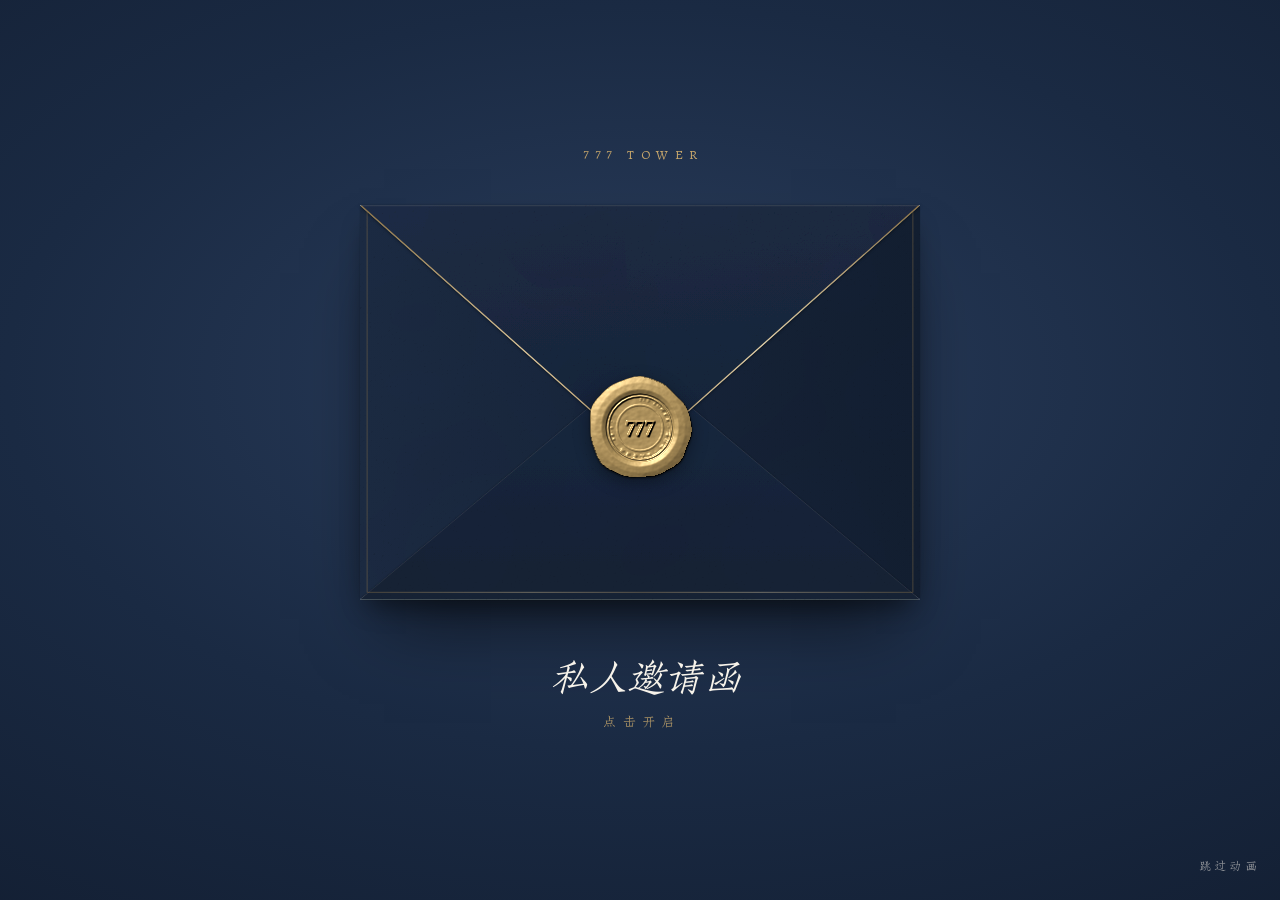
<file: index.html>
<!doctype html>
<html lang="zh-Hans">
<head>
<meta charset="utf-8">
<meta name="viewport" content="width=device-width, initial-scale=1, viewport-fit=cover">
<title>777 Tower EB-5 投资项目发布会 · 邀请函</title>
<meta name="description" content="777 Tower EB-5 投资项目发布会 · 邀请函">
<meta name="robots" content="noindex">
<meta name="referrer" content="no-referrer">
<meta name="theme-color" content="#101B2B">
<meta property="og:title" content="777 Tower EB-5 投资项目发布会">
<meta property="og:description" content="来自 777 Tower 的私人邀请函">
<meta property="og:image" content="email/envelope.jpg">
<meta property="og:type" content="website">
<link rel="preload" href="fonts/zhuque.woff" as="font" type="font/woff" crossorigin>
<link rel="icon" href="img/logo-dark.webp">
<link rel="stylesheet" href="styles.css?v=8">
</head>
<body>

<svg class="defs" aria-hidden="true" focusable="false">
  <defs>
    <filter id="paper" x="0" y="0" width="100%" height="100%" color-interpolation-filters="sRGB">
      <feTurbulence type="fractalNoise" baseFrequency="0.34" numOctaves="4" seed="11" result="noise"/>
      <feColorMatrix in="noise" type="matrix" values="0 0 0 0 0  0 0 0 0 0  0 0 0 0 0  2.6 0 0 0 -.8" result="fibre"/>
      <feDiffuseLighting in="fibre" surfaceScale="1.6" diffuseConstant="1.2" lighting-color="#fff" result="relief">
        <feDistantLight azimuth="225" elevation="62"/>
      </feDiffuseLighting>
      <feColorMatrix in="relief" type="matrix" values=".42 0 0 0 .62  .42 0 0 0 .62  .42 0 0 0 .62  0 0 0 0 1" result="grain"/>
      <feTurbulence type="fractalNoise" baseFrequency="0.004" numOctaves="1" seed="4" result="cloud"/>
      <feColorMatrix in="cloud" type="matrix" values=".07 0 0 0 .95  .07 0 0 0 .95  .07 0 0 0 .95  0 0 0 0 1" result="mottle"/>
      <feBlend in="grain" in2="mottle" mode="multiply" result="paperTone"/>
      <feBlend in="SourceGraphic" in2="paperTone" mode="multiply" result="tex"/>
      <feComposite in="tex" in2="SourceGraphic" operator="in"/>
    </filter>
    <filter id="liftShadow" x="-10%" y="-10%" width="120%" height="130%">
      <feDropShadow dx="0" dy="3" stdDeviation="3.5" flood-color="#04070d" flood-opacity=".55"/>
    </filter>
    <pattern id="lattice" width="26" height="26" patternUnits="userSpaceOnUse" patternTransform="rotate(45)">
      <rect width="26" height="26" fill="#14223a"/>
      <path d="M0 .5H26M.5 0V26" stroke="#C6A66B" stroke-opacity=".26" stroke-width="1"/>
      <circle cx="13" cy="13" r="1.3" fill="#C6A66B" fill-opacity=".32"/>
    </pattern>
    <linearGradient id="gilt" x1="0" y1="0" x2="1" y2="0">
      <stop offset="0" stop-color="#8e7447"/>
      <stop offset=".3" stop-color="#dcc497"/>
      <stop offset=".5" stop-color="#ad9062"/>
      <stop offset=".72" stop-color="#e2cfa6"/>
      <stop offset="1" stop-color="#8e7447"/>
    </linearGradient>
    <linearGradient id="flapTone" x1="0" y1="0" x2=".35" y2="1">
      <stop offset="0" stop-color="#1d2c45"/>
      <stop offset="1" stop-color="#172439"/>
    </linearGradient>
    <linearGradient id="bottomTone" x1="0" y1="0" x2="0" y2="1">
      <stop offset="0" stop-color="#1a2840"/>
      <stop offset="1" stop-color="#132034"/>
    </linearGradient>
    <linearGradient id="leftTone" x1="0" y1="0" x2="1" y2="0">
      <stop offset="0" stop-color="#1b2a42"/>
      <stop offset="1" stop-color="#17253b"/>
    </linearGradient>
    <linearGradient id="rightTone" x1="1" y1="0" x2="0" y2="0">
      <stop offset="0" stop-color="#121e31"/>
      <stop offset="1" stop-color="#162338"/>
    </linearGradient>
  </defs>
</svg>

<main id="app" data-state="idle">
  <!-- Layer 0 = body background; 1 = photo mosaic; 2 = navy veil; 3+ = card and content -->
  <div class="mosaic" aria-hidden="true"></div>
  <div class="veil" aria-hidden="true"></div>
  <canvas class="confetti" aria-hidden="true"></canvas>

  <!-- Scene 1–2: the sealed envelope -->
  <section class="stage" aria-label="密封的邀请函">
    <p class="stage__above" data-text="envelopeAbove"></p>

    <div class="env-wrap">
      <div class="env-shadow" aria-hidden="true"></div>
      <button class="env" type="button" aria-label="开启 777 Tower 的邀请函">
        <svg class="env__back" viewBox="0 0 1420 1000" preserveAspectRatio="none" aria-hidden="true">
          <rect width="1420" height="1000" fill="url(#lattice)"/>
          <rect width="1420" height="1000" fill="#04070d" fill-opacity=".2"/>
        </svg>

        <div class="letter" aria-hidden="true">
          <div class="letter__inner">
            <img class="letter__logo" src="img/logo-dark.webp" alt="">
            <span class="letter__kicker" data-text="letterKicker"></span>
            <span class="letter__title" data-text="letterTitle"></span>
          </div>
        </div>

        <svg class="env__pocket" viewBox="0 0 1420 1000" preserveAspectRatio="none" aria-hidden="true">
          <g filter="url(#paper)">
            <path d="M0 0 L612 452 Q672 500 612 548 L0 1000 Z" fill="url(#leftTone)"/>
            <path d="M1420 0 L808 452 Q748 500 808 548 L1420 1000 Z" fill="url(#rightTone)"/>
            <g filter="url(#liftShadow)">
              <path d="M0 1000 L612 486 Q710 416 808 486 L1420 1000 Z" fill="url(#bottomTone)"/>
            </g>
          </g>
          <path d="M2 999 L612 487 Q710 417 808 487 L1418 999" fill="none" stroke="#e9dcc2" stroke-opacity=".09" stroke-width="2.4"/>
          <rect x="18" y="18" width="1384" height="964" fill="none" stroke="url(#gilt)" stroke-opacity=".55" stroke-width="2"/>
        </svg>

        <div class="flap">
          <svg class="flap__face flap__face--front" viewBox="0 0 1420 1000" preserveAspectRatio="none" aria-hidden="true">
            <g filter="url(#liftShadow)">
              <path d="M0 0 H1420 L806 546 Q710 626 614 546 Z" fill="url(#flapTone)" filter="url(#paper)"/>
            </g>
            <path d="M3 2 L614 546 Q710 626 806 546 L1417 2" fill="none" stroke="url(#gilt)" stroke-width="3.2" stroke-linejoin="round"/>
            <path d="M0 1.5 H1420" stroke="#e9dcc2" stroke-opacity=".1" stroke-width="3"/>
          </svg>
          <svg class="flap__face flap__face--inside" viewBox="0 0 1420 1000" preserveAspectRatio="none" aria-hidden="true">
            <path d="M0 0 H1420 L806 546 Q710 626 614 546 Z" fill="url(#lattice)"/>
            <path d="M3 2 L614 546 Q710 626 806 546 L1417 2" fill="none" stroke="url(#gilt)" stroke-width="3.2" stroke-linejoin="round"/>
          </svg>
        </div>

        <div class="seal" aria-hidden="true"></div>
      </button>
    </div>

    <h1 class="stage__below" data-text="envelopeBelow"></h1>
    <p class="stage__hint"></p>
    <button class="skip" type="button" data-text="skip"></button>
  </section>

  <!-- Scene 3: the formal invitation -->
  <section class="invitation" aria-labelledby="inv-title" hidden>
    <article class="card">
      <header class="card__head">
        <img class="card__logo" src="img/logo-dark.webp" alt="777 Tower 标志" width="54" height="71">
        <p class="card__kicker" data-text="kicker"></p>
      </header>

      <h2 class="card__title" id="inv-title" tabindex="-1">
        <span class="card__title-top" data-text="titleTop"></span>
        <span class="card__title-cn" data-text="titleMain"></span>
      </h2>

      <div class="rule" aria-hidden="true"><span></span></div>

      <div class="card__body">
        <p class="card__salutation"></p>
      </div>

      <dl class="card__details">
        <div><dt>日期</dt><dd><span data-text="displayDate"></span><small data-text="weekday"></small></dd></div>
        <div><dt>时间</dt><dd><span data-text="displayTime"></span><small data-text="timeNote"></small></dd></div>
        <div><dt>地点</dt><dd><span data-text="venue"></span><small data-text="addressCn"></small></dd></div>
      </dl>

      <!-- RSVP: part of the same card -->
      <section class="rsvp" aria-labelledby="rsvp-title">
        <div class="rule rule--wide" aria-hidden="true"><span></span></div>
        <h3 class="rsvp__title" id="rsvp-title" data-rsvp="heading" tabindex="-1"></h3>
        <p class="rsvp__subtitle" data-rsvp="subtitle"></p>

        <form class="rsvp__form" novalidate>
          <label class="field">
            <span><b data-rsvp="name"></b> <i aria-hidden="true">*</i></span>
            <input name="name" autocomplete="name" required maxlength="100">
            <em class="field__err" aria-live="polite"></em>
          </label>
          <label class="field">
            <span><b data-rsvp="email"></b> <i aria-hidden="true">*</i></span>
            <input name="email" type="email" autocomplete="email" inputmode="email" required maxlength="254">
            <em class="field__err" aria-live="polite"></em>
          </label>
          <label class="field">
            <span><b data-rsvp="phone"></b><small data-rsvp="optional"></small></span>
            <input name="phone" type="tel" autocomplete="tel" maxlength="40">
            <em class="field__err" aria-live="polite"></em>
          </label>
          <fieldset class="field choice">
            <legend><b data-rsvp="attendance"></b> <i aria-hidden="true">*</i></legend>
            <label class="choice__opt"><input type="radio" name="status" value="attending" required><span data-rsvp="attend"></span></label>
            <label class="choice__opt"><input type="radio" name="status" value="declined"><span data-rsvp="decline"></span></label>
            <em class="field__err" aria-live="polite"></em>
          </fieldset>
          <!-- honeypot: real visitors never see or fill this -->
          <label class="hp" aria-hidden="true">公司<input name="company" tabindex="-1" autocomplete="off"></label>

          <button class="rsvp__submit" type="submit"><span data-rsvp="button"></span></button>
          <p class="rsvp__status" role="status" aria-live="polite"></p>
        </form>

        <div class="rsvp__done" hidden tabindex="-1">
          <h4 class="rsvp__done-title"></h4>
          <p class="rsvp__done-text"></p>
          <dl class="rsvp__done-details" hidden>
            <div><dt>日期</dt><dd data-text="displayDateFull"></dd></div>
            <div><dt>时间</dt><dd data-text="displayTime"></dd></div>
            <div><dt>地点</dt><dd data-text="venueFull"></dd></div>
          </dl>
          <p class="rsvp__cal" hidden>
            <a class="rsvp__link" data-cal="ics" data-rsvp="calendar" download="777-tower-eb5.ics"></a>
            <a class="rsvp__link" data-cal="google" data-rsvp="google" target="_blank" rel="noopener"></a>
          </p>
          <footer class="card__foot">
            <p class="card__closing" data-text="closing"></p>
            <p class="card__sign" data-text="organizer"></p>
          </footer>
          <button class="rsvp__link rsvp__edit" type="button" data-rsvp="edit"></button>
        </div>
      </section>
    </article>
  </section>
</main>

<script src="config/event.js?v=8"></script>
<script src="confetti.js?v=8"></script>
<script src="app.js?v=8"></script>
</body>
</html>
</file>
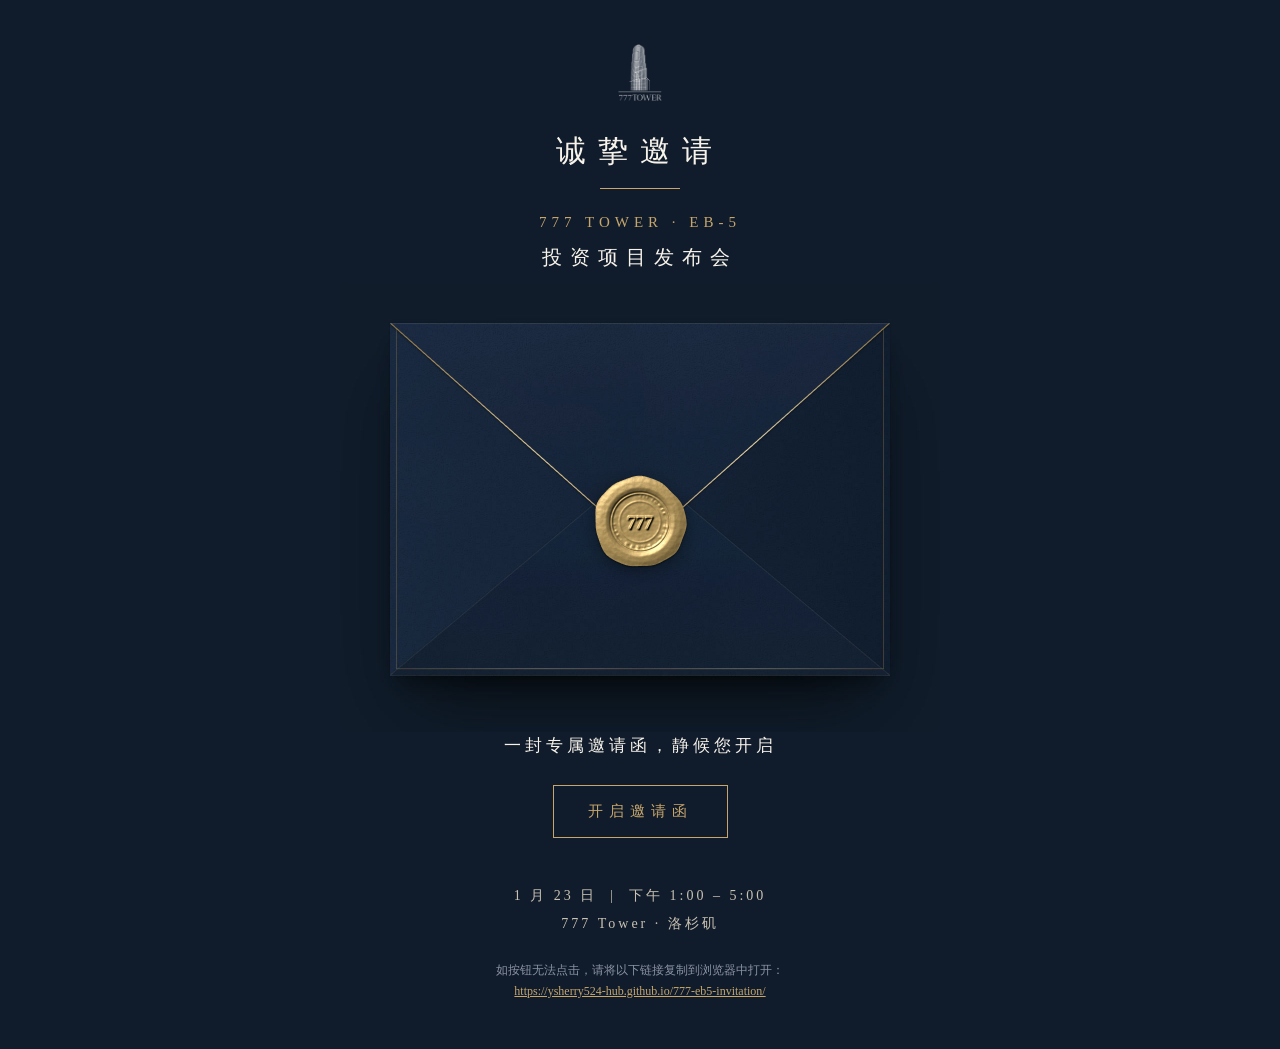
<file: email/gmail.html>
<!doctype html>
<html lang="zh-Hans" xmlns:v="urn:schemas-microsoft-com:vml" xmlns:o="urn:schemas-microsoft-com:office:office">
<head>
<meta charset="utf-8">
<meta name="viewport" content="width=device-width, initial-scale=1">
<meta name="x-apple-disable-message-reformatting">
<meta name="color-scheme" content="dark light">
<meta name="supported-color-schemes" content="dark light">
<title>复制到 Gmail · 777 EB-5 邀请函</title>
<!--[if mso]><style>table,td,a,span,p,center{font-family:'FangSong','SimSun',serif !important;}</style><![endif]-->
<style>
  @media (max-width: 620px) {
    .px { padding-left: 20px !important; padding-right: 20px !important; }
    .h1 { font-size: 26px !important; letter-spacing: 8px !important; }
    .h2 { font-size: 13px !important; letter-spacing: 3px !important; }
  }
</style>
</head>
<body style="margin:0;padding:0;background-color:#101B2B;">
<!-- inbox preview text -->
<div style="display:none;max-height:0;overflow:hidden;opacity:0;color:#101B2B;">诚挚邀请您出席 777 Tower EB-5 投资项目发布会 · 1 月 23 日 下午 1:00 – 5:00</div>
<table role="presentation" width="100%" cellpadding="0" cellspacing="0" border="0" bgcolor="#101B2B" style="border-collapse:collapse;background-color:#101B2B;">
  <tr>
    <td align="center" style="padding:0;">
      <!--[if mso]><table role="presentation" width="600" cellpadding="0" cellspacing="0" border="0"><tr><td><![endif]-->
      <table role="presentation" width="100%" cellpadding="0" cellspacing="0" border="0" style="max-width:600px;border-collapse:collapse;">
        <tr>
          <td align="center" class="px" style="padding:44px 40px 0;">
            <img src="https://ysherry524-hub.github.io/777-eb5-invitation/img/logo-white.png" width="44" alt="777 Tower 标志" style="display:block;width:44px;height:auto;border:0;color:#C6A66B;font-family:Georgia,serif;font-size:14px;">
          </td>
        </tr>
        <tr>
          <td align="center" class="px h1" style="padding:30px 40px 0;font-family:'STFangsong','FangSong','仿宋','Songti SC','STSong','SimSun',serif;font-size:30px;font-weight:300;line-height:1.3;letter-spacing:12px;color:#F7F3EA;">
            诚挚邀请
          </td>
        </tr>
        <tr>
          <td align="center" class="px" style="padding:18px 40px 0;">
            <table role="presentation" cellpadding="0" cellspacing="0" border="0"><tr><td width="80" height="1" bgcolor="#C6A66B" style="font-size:0;line-height:0;">&nbsp;</td></tr></table>
          </td>
        </tr>
        <tr>
          <td align="center" class="px h2" style="padding:18px 40px 0;font-family:'STFangsong','FangSong','仿宋','Songti SC','STSong','SimSun',serif;font-size:15px;line-height:2;letter-spacing:5px;color:#C6A66B;">
            777 TOWER · EB-5<br><span style="font-size:20px;letter-spacing:8px;color:#F7F3EA;">投资项目发布会</span>
          </td>
        </tr>
        <tr>
          <td align="center" style="padding:6px 0 0;">
            <a href="https://ysherry524-hub.github.io/777-eb5-invitation/" target="_blank" style="display:block;text-decoration:none;">
              <img src="https://ysherry524-hub.github.io/777-eb5-invitation/email/envelope.jpg" width="600" alt="来自 777 Tower 的私人邀请函，点击开启" style="display:block;width:100%;max-width:600px;height:auto;border:0;outline:none;background-color:#101B2B;color:#C6A66B;font-family:Georgia,serif;font-size:16px;">
            </a>
          </td>
        </tr>
        <tr>
          <td align="center" class="px" style="padding:0 40px;font-family:'STFangsong','FangSong','仿宋','Songti SC','STSong','SimSun',serif;font-size:17px;line-height:1.6;letter-spacing:4px;color:#F7F3EA;">
            一封专属邀请函，静候您开启
          </td>
        </tr>
        <tr>
          <td align="center" style="padding:26px 24px 0;">
            <!--[if mso]>
            <v:rect xmlns:v="urn:schemas-microsoft-com:vml" href="https://ysherry524-hub.github.io/777-eb5-invitation/" style="height:52px;v-text-anchor:middle;width:300px;" strokecolor="#C6A66B" strokeweight="1px" fill="false">
              <center style="color:#C6A66B;font-size:15px;letter-spacing:6px;">开启邀请函</center>
            </v:rect>
            <![endif]-->
            <!--[if !mso]><!-->
            <a href="https://ysherry524-hub.github.io/777-eb5-invitation/" target="_blank" style="display:inline-block;padding:18px 34px;border:1px solid #C6A66B;font-family:'STFangsong','FangSong','仿宋','Songti SC','STSong','SimSun',serif;font-size:15px;line-height:1;letter-spacing:6px;color:#C6A66B;text-decoration:none;">开启邀请函</a>
            <!--<![endif]-->
          </td>
        </tr>
        <tr>
          <td align="center" class="px" style="padding:44px 40px 0;font-family:'STFangsong','FangSong','仿宋','Songti SC','STSong','SimSun',serif;font-size:14px;line-height:2;letter-spacing:3px;color:#C9C2B2;">
            1 月 23 日 &nbsp;|&nbsp; 下午 1:00 – 5:00<br>
            777 Tower · 洛杉矶
          </td>
        </tr>
        <tr>
          <td align="center" class="px" style="padding:22px 40px 48px;font-family:'STFangsong','FangSong','仿宋','Songti SC','STSong','SimSun',serif;font-size:12px;line-height:1.7;color:#8a93a3;">
            如按钮无法点击，请将以下链接复制到浏览器中打开：<br>
            <a href="https://ysherry524-hub.github.io/777-eb5-invitation/" style="color:#C6A66B;text-decoration:underline;word-break:break-all;">https://ysherry524-hub.github.io/777-eb5-invitation/</a>
          </td>
        </tr>
      </table>
      <!--[if mso]></td></tr></table><![endif]-->
    </td>
  </tr>
</table>
</body>
</html>
</file>
<file: styles.css>
/* 朱雀仿宋 Zhuque Fangsong (OFL) — self-hosted subset of only the characters on this page, so it also loads in mainland China.
   Re-subset after changing copy: python3 tools/subset-font.py. Characters outside the subset (e.g. a guest's name) fall back to the system Fangsong/Song. */
@font-face { font-family: "777 Fangsong"; font-display: swap; src: url("fonts/zhuque.woff") format("woff"); }
:root {
  --navy: #101B2B;
  --charcoal: #111318;
  --gold: #C6A66B;
  --gold-deep: #8f7344;   /* gold that still reads on ivory (AA for small caps) */
  --ivory: #F7F3EA;
  --white: #FAFAF8;
  --ink: #1d2230;

  --serif: "777 Fangsong", "STFangsong", "FangSong", "Songti SC", "STSong", "SimSun", serif;
  --sans: var(--serif);
  --cn: var(--serif);
  --ui: "PingFang SC", "Hiragino Sans GB", "Microsoft YaHei", "Helvetica Neue", Arial, sans-serif; /* typed input only */

  --env-w: min(560px, 86vw, calc((100svh - 260px) * 1.42));
  --ease-paper: cubic-bezier(.4, 0, .2, 1);
  --paper-noise: url("data:image/svg+xml,%3Csvg xmlns='http://www.w3.org/2000/svg' width='220' height='220'%3E%3Cfilter id='n'%3E%3CfeTurbulence type='fractalNoise' baseFrequency='.9' numOctaves='3' stitchTiles='stitch'/%3E%3CfeColorMatrix values='0 0 0 0 .42 0 0 0 0 .36 0 0 0 0 .26 0 0 0 .05 0'/%3E%3C/filter%3E%3Crect width='220' height='220' filter='url(%23n)'/%3E%3C/svg%3E");
  color-scheme: dark;
}

*, *::before, *::after { box-sizing: border-box; }
html { -webkit-text-size-adjust: 100%; }
body {
  font-synthesis-weight: none; /* one-weight face: never fake bold */
  margin: 0;
  min-height: 100svh;
  background: var(--navy);
  color: var(--ink);
  font-family: var(--sans);
  -webkit-font-smoothing: antialiased;
  overflow-x: hidden;
}
button { font: inherit; color: inherit; background: none; border: 0; padding: 0; cursor: pointer; }
[hidden] { display: none !important; }
.defs { position: absolute; width: 0; height: 0; overflow: hidden; }
:focus-visible { outline: 1.5px solid var(--gold); outline-offset: 5px; border-radius: 2px; }

/* ---------- layers 1–2: moving photo mosaic + navy veil (behind the card only) ---------- */
.mosaic, .veil { position: fixed; inset: 0; pointer-events: none; opacity: 0; }
.mosaic {
  z-index: 0;
  display: flex;
  gap: var(--gap);
  padding: 0 var(--gap);
  overflow: hidden;
  --gap: clamp(8px, 1vw, 14px);
}
.mosaic__col { flex: 1; min-width: 0; }
.mosaic__track {
  display: flex;
  flex-direction: column;
  gap: var(--gap);
  will-change: transform;
  animation: mosaic-up var(--dur, 120s) linear infinite;
  animation-delay: var(--delay, 0s);
}
/* the track holds the photo list twice; moving it up by exactly one copy (+ one gap) loops seamlessly */
@keyframes mosaic-up { to { transform: translate3d(0, calc(-50% - var(--gap) / 2), 0); } }
.mosaic figure { margin: 0; overflow: hidden; background: #1a2638; border-radius: 1px; }
.mosaic img { display: block; width: 100%; height: 100%; object-fit: cover; opacity: 0; transition: opacity 1.2s ease; }
.mosaic img.is-in { opacity: 1; }
.mosaic [data-shape="tall"] { aspect-ratio: 3 / 4.6; }
.mosaic [data-shape="portrait"] { aspect-ratio: 4 / 5; }
.mosaic [data-shape="square"] { aspect-ratio: 1; }
.mosaic [data-shape="land"] { aspect-ratio: 4 / 3; }
.mosaic [data-shape="wide"] { aspect-ratio: 16 / 10; }
.veil {
  z-index: 1;
  background:
    radial-gradient(75% 65% at 50% 45%, rgba(16, 27, 43, .18), rgba(16, 27, 43, .5) 100%),
    rgba(16, 27, 43, .14);
}
[data-state="invitationVisible"] .mosaic,
[data-state="invitationVisible"] .veil { opacity: 1; }
.confetti { position: fixed; inset: 0; width: 100%; height: 100%; pointer-events: none; z-index: 20; }

/* ---------- scene 1: the sealed envelope ---------- */
.stage {
  position: relative;
  z-index: 3;
  min-height: 100svh;
  display: grid;
  place-content: center;
  justify-items: center;
  padding: 48px 16px 72px;
  text-align: center;
  background: radial-gradient(90% 75% at 50% 42%, #2a3d5c 0%, #1a2a43 55%, #131f33 100%);
}
.stage__above {
  margin: 0 0 clamp(28px, 5svh, 44px);
  font: 400 13px/1 var(--sans);
  letter-spacing: .5em;
  padding-left: .5em;
  text-transform: uppercase;
  color: var(--gold);
  animation: rise-in .9s .5s var(--ease-paper) both;
}
.stage__below {
  margin: clamp(36px, 6svh, 56px) 0 12px;
  font: 300 clamp(28px, 5vw, 38px)/1.3 var(--serif); letter-spacing: .32em; padding-left: .32em;
  font-style: italic;
  letter-spacing: .01em;
  color: var(--ivory);
  animation: rise-in .9s 1.2s var(--ease-paper) both;
}
.stage__hint {
  margin: 0;
  font: 400 13px/1 var(--sans); letter-spacing: .5em !important;
  letter-spacing: .38em;
  padding-left: .38em;
  text-transform: uppercase;
  color: rgba(198, 166, 107, .85);
  animation: rise-in .9s 1.45s var(--ease-paper) both, hint-breathe 3.2s 2.6s ease-in-out infinite;
}
.skip {
  position: absolute;
  right: max(16px, env(safe-area-inset-right));
  bottom: max(18px, env(safe-area-inset-bottom));
  padding: 10px 4px;
  font: 400 12px/1 var(--sans);
  letter-spacing: .28em;
  text-transform: uppercase;
  color: rgba(247, 243, 234, .55);
  animation: fade-in .6s 1.6s both;
}
.skip:hover { color: var(--ivory); }

/* ---------- envelope ---------- */
.env-wrap {
  position: relative;
  width: var(--env-w);
  aspect-ratio: 1.42;
  animation: env-arrive .8s .4s cubic-bezier(.22, .61, .36, 1) both;
}
/* very gentle float while sealed */
[data-state="idle"] .env-wrap > * { animation: float 6s 1.4s ease-in-out infinite; }
[data-state="idle"] .env-shadow { animation: shadow-float 6s 1.4s ease-in-out infinite; }
.env-shadow {
  position: absolute;
  inset: 0;
  border-radius: 4px;
  box-shadow:
    0 1px 1px rgba(0, 0, 0, .4),
    0 14px 24px -8px rgba(0, 0, 0, .45),
    0 44px 70px -24px rgba(0, 0, 0, .6);
}
.env {
  position: absolute;
  inset: 0;
  display: block;
  width: 100%;
  border-radius: 4px;
  -webkit-tap-highlight-color: transparent;
}
.env:focus-visible { outline-offset: 10px; }
.env > * { position: absolute; }
.env__back, .env__pocket, .flap { inset: 0; width: 100%; height: 100%; }
.env__back { border-radius: 4px; }
.env__pocket { z-index: 3; overflow: visible; }
.flap { z-index: 4; transform-origin: 50% 0; will-change: transform; }
.flap__face { position: absolute; inset: 0; width: 100%; height: 100%; overflow: visible; }
.flap__face--inside { visibility: hidden; }
.flap.is-open .flap__face--front { visibility: hidden; }
.flap.is-open .flap__face--inside { visibility: visible; }
.flap.is-open { z-index: 1; }

.letter {
  z-index: 2;
  left: 4.5%;
  width: 91%;
  top: 5%;
  height: 89%;
  container-type: inline-size;
  border-radius: 2px;
  background: var(--paper-noise), linear-gradient(170deg, #fcfaf4, var(--ivory) 60%, #efe8da);
  box-shadow: 0 0 0 .5px rgba(80, 60, 40, .25), 0 2px 6px rgba(0, 0, 0, .3);
  will-change: transform;
}
.letter__inner {
  position: absolute;
  inset: 4cqw;
  border: 1px solid rgba(198, 166, 107, .8);
  display: flex;
  flex-direction: column;
  align-items: center;
  padding-top: 5cqw;
}
.letter__logo { width: 6.5cqw; height: auto; }
.letter__kicker {
  margin-top: 3.4cqw;
  font: 400 2.3cqw/1 var(--sans);
  letter-spacing: .4em;
  padding-left: .4em;
  text-transform: uppercase;
  color: var(--gold-deep);
}
.letter__title { margin-top: 2.6cqw; font: 300 4.6cqw/1.2 var(--serif); letter-spacing: .1em; color: var(--navy); }

/* ---------- wax seal ---------- */
.seal {
  z-index: 6;
  width: 21%;
  aspect-ratio: 1;
  left: 50%;
  top: 56.5%;
  translate: -50% -50%;
  transition: scale .3s ease-out, filter .3s ease-out;
  filter: drop-shadow(0 1.5px 1px rgba(0, 0, 0, .55)) drop-shadow(0 5px 8px rgba(0, 0, 0, .35));
}
.seal svg { display: block; width: 100%; height: 100%; overflow: visible; }
@media (hover: hover) {
  .env:hover .seal { scale: 1.03; filter: brightness(1.06) drop-shadow(0 1.5px 1px rgba(0, 0, 0, .55)) drop-shadow(0 7px 11px rgba(0, 0, 0, .4)); }
  .env:hover ~ .env-shadow, .env-wrap:hover .env-shadow { opacity: .85; }
}
.env:focus-visible .seal { scale: 1.03; }

/* ---------- scene 3: invitation card (solid ivory, stationary) ---------- */
.invitation {
  position: relative;
  z-index: 3;
  padding: clamp(28px, 7svh, 80px) 0 clamp(40px, 8svh, 90px);
  display: flex;
  flex-direction: column;
  align-items: center;
}
.card {
  position: relative;
  width: min(640px, 93vw);
  padding: clamp(48px, 9vw, 76px) clamp(24px, 7.5vw, 72px) clamp(44px, 8vw, 64px);
  text-align: center;
  color: var(--ink);
  background: var(--paper-noise), var(--ivory);
  background-color: var(--ivory);
  border-radius: 2px;
  box-shadow:
    inset 0 1px 0 rgba(255, 255, 255, .7),
    0 1px 1px rgba(0, 0, 0, .35),
    0 14px 24px -8px rgba(0, 0, 0, .45),
    0 50px 90px -24px rgba(0, 0, 0, .7);
}
.card::before {
  content: "";
  position: absolute;
  inset: clamp(10px, 2.2vw, 16px);
  border: 1px solid rgba(198, 166, 107, .85);
  pointer-events: none;
}
.card p, .card dl, .card dd, .card h3, .card h4 { margin: 0; }
.card { text-wrap: balance; }

.card__logo { display: block; width: 46px; height: auto; margin: 0 auto; }
.card__kicker {
  margin-top: 26px !important;
  font-feature-settings: normal;
  font: 400 14px/1.6 var(--sans);
  letter-spacing: .7em;
  padding-left: .7em;
  color: var(--gold-deep);
}
.card__title { margin: 22px 0 0; outline: none; font-weight: 400; }
.card__title-top {
  display: block;
  font: 400 clamp(13px, 3.2vw, 15px)/1 var(--serif);
  letter-spacing: .36em;
  padding-left: .36em;
  color: var(--gold-deep);
}
.card__title-cn {
  display: block;
  margin-top: 14px;
  font: 400 clamp(34px, 8.8vw, 48px)/1.35 var(--cn);
  letter-spacing: .24em;
  padding-left: .24em;
  color: var(--navy);
}

.rule { display: flex; align-items: center; gap: 12px; width: 120px; margin: 34px auto; }
.rule::before, .rule::after { content: ""; flex: 1; height: 1px; background: var(--gold); }
.rule span { width: 5px; height: 5px; rotate: 45deg; background: var(--gold); }
.rule--wide { width: min(100%, 360px); margin-top: 48px; }

.card__body {
  max-width: 30em;
  margin: 0 auto;
  font: 400 clamp(16.5px, 4.2vw, 18px)/2 var(--cn);
  color: #2b303c;
  text-align: justify;      /* Chinese body text: flush to both edges on every screen width */
  text-wrap: wrap;          /* not pretty/balance: Safari shortens lines and leaves a ragged right edge */
}
.card__body p + p { margin-top: .7em; }
.card__salutation { font-weight: 500; color: var(--navy); }

.card__details {
  display: grid;
  gap: 22px;
  margin: 40px auto 0 !important;
  padding: 28px 0;
  max-width: 30em;
  border-top: 1px solid rgba(198, 166, 107, .5);
  border-bottom: 1px solid rgba(198, 166, 107, .5);
}
.card__details dt, .rsvp__done-details dt {
  font: 500 12px/1 var(--sans);
  letter-spacing: .6em;
  padding-left: .6em;
  text-transform: uppercase;
  color: var(--gold-deep);
}
.card__details dd {
  margin-top: 8px;
  font: 400 clamp(21px, 5.2vw, 24px)/1.4 var(--serif);
  letter-spacing: .1em;
  color: var(--navy);
}
.card__details small, .card__address {
  display: block;
  margin-top: 4px;
  font: 400 14px/1.7 var(--sans);
  letter-spacing: .02em;
  text-transform: none;
  color: #4a5160;
}
.card__foot { margin-top: 38px; }
.card__closing { font: 300 clamp(20px, 4.8vw, 24px)/1.4 var(--serif); letter-spacing: .3em; padding-left: .3em; color: var(--navy); }
.card__sign {
  margin-top: 16px !important;
  font: 400 13px/1 var(--sans);
  letter-spacing: .3em;
  padding-left: .3em;
  color: var(--navy);
}

/* ---------- RSVP ---------- */
.rsvp__title {
  font: 400 clamp(22px, 5vw, 26px)/1.1 var(--serif);
  letter-spacing: .8em;
  padding-left: .8em;
  color: var(--navy);
  outline: none;
}
.rsvp__subtitle { margin-top: 10px !important; font: 400 14.5px/1.6 var(--cn); letter-spacing: .12em; color: #4a5160; }
.rsvp__form { max-width: 26em; margin: 30px auto 0; text-align: left; display: grid; gap: 20px; }
.field { display: grid; gap: 7px; margin: 0; padding: 0; border: 0; min-width: 0; }
.field > span, .field legend {
  padding: 0;
  font: 500 13px/1.4 var(--sans);
  letter-spacing: .06em;
  color: var(--navy);
}
.field i { color: var(--gold-deep); font-style: normal; }
.field b { font-weight: inherit; }
.field small { font-size: 11px; color: #6b7280; font-weight: 400; }
.field input:not([type="radio"]) {
  width: 100%;
  min-height: 48px;
  padding: 12px 14px;
  font: 400 16px/1.3 var(--ui); /* 16px: no zoom-on-focus in iOS Safari */
  color: var(--ink);
  background: #fffdf8;
  border: 1px solid rgba(143, 115, 68, .45);
  border-radius: 2px;
  transition: border-color .2s, box-shadow .2s;
}
.field input:not([type="radio"]):focus { outline: none; border-color: var(--gold-deep); box-shadow: 0 0 0 3px rgba(198, 166, 107, .25); }
.field input[aria-invalid="true"] { border-color: #a3402f; }
.field__err { font: 400 12.5px/1.4 var(--sans); color: #a3402f; font-style: normal; min-height: 0; }
.field__err:empty { display: none; }
.choice { gap: 10px; }
.choice legend { margin-bottom: 10px; }
.choice__opt {
  display: flex;
  align-items: center;
  gap: 12px;
  min-height: 52px;
  padding: 12px 14px;
  background: #fffdf8;
  border: 1px solid rgba(143, 115, 68, .35);
  border-radius: 2px;
  cursor: pointer;
  font: 400 16px/1.4 var(--cn);
  color: var(--ink);
  transition: border-color .2s, background .2s;
}
.choice__opt + .choice__opt { margin-top: 10px; }
.choice__opt:has(input:checked) { border-color: var(--gold-deep); background: #fbf4e4; }
.choice__opt input { accent-color: var(--navy); width: 18px; height: 18px; margin: 0; flex: none; }
.hp { position: absolute; left: -9999px; width: 1px; height: 1px; overflow: hidden; }

.rsvp__submit {
  position: relative;
  min-height: 54px;
  margin-top: 6px;
  padding: 0 24px;
  font: 500 14px/1 var(--sans);
  letter-spacing: .6em;
  padding-left: calc(24px + .6em);
  color: var(--ivory);
  background: var(--navy);
  border: 1px solid var(--navy);
  border-radius: 2px;
  box-shadow: inset 0 0 0 3px var(--navy), inset 0 0 0 4px rgba(198, 166, 107, .7);
  transition: background .25s, box-shadow .25s;
}
.rsvp__submit:hover:not(:disabled) { background: #19283f; box-shadow: inset 0 0 0 3px #19283f, inset 0 0 0 4px var(--gold); }
.rsvp__submit:disabled { cursor: progress; opacity: .8; }
.rsvp__submit[aria-busy="true"] span::after {
  content: "";
  display: inline-block;
  width: 10px; height: 10px;
  margin-left: 12px;
  vertical-align: -1px;
  border: 1.5px solid rgba(247, 243, 234, .35);
  border-top-color: var(--gold);
  border-radius: 50%;
  animation: spin .8s linear infinite;
}
.rsvp__status { font: 400 13.5px/1.6 var(--cn); color: #a3402f; text-align: center; }
.rsvp__status:empty { display: none; }

.rsvp__done { max-width: 26em; margin: 30px auto 0; outline: none; }
.rsvp__done-title { font: 300 clamp(22px, 5vw, 28px)/1.3 var(--serif); letter-spacing: .15em; color: var(--navy); }
.rsvp__done-text { margin-top: 12px !important; font: 400 15.5px/1.8 var(--cn); color: #343a47; }
.rsvp__done-details { display: grid; gap: 16px; margin-top: 26px !important; padding: 22px 0; border-top: 1px solid rgba(198, 166, 107, .5); border-bottom: 1px solid rgba(198, 166, 107, .5); }
.rsvp__done-details dd { margin-top: 6px; font: 400 15px/1.6 var(--sans); color: var(--navy); }
.rsvp__cal { display: flex; justify-content: center; flex-wrap: wrap; gap: 8px 26px; margin-top: 22px !important; }
.rsvp__link {
  padding: 8px 2px 4px;
  font: 400 13px/1 var(--sans);
  letter-spacing: .2em;
  text-transform: uppercase;
  color: var(--navy);
  text-decoration: none;
  border-bottom: 1px solid var(--gold);
  cursor: pointer;
}
.rsvp__link:hover { color: var(--gold-deep); }
.rsvp__edit { margin-top: 28px; letter-spacing: .12em; color: #4a5160; border-bottom-color: rgba(198, 166, 107, .6); }

/* ---------- state: invitation shown ---------- */
[data-state="invitationVisible"] .stage { display: none; }

/* letter → card hand-off */
.stage.is-leaving { position: fixed; inset: 0; z-index: 4; pointer-events: none; background: transparent; }

/* ---------- keyframes ---------- */
@keyframes fade-in { from { opacity: 0; } }
@keyframes rise-in { from { opacity: 0; transform: translateY(8px); } }
@keyframes env-arrive { from { opacity: 0; transform: translateY(26px); } }
@keyframes float { 50% { transform: translateY(-6px); } }
@keyframes shadow-float { 50% { transform: translateY(-3px) scale(.985); opacity: .8; } }
@keyframes hint-breathe { 50% { opacity: .5; } }
@keyframes spin { to { transform: rotate(360deg); } }

/* ---------- phones: lighter, slower background ---------- */
@media (max-width: 600px) {
  .mosaic { --gap: 6px; }
  /* leave the photo wall visible around the letter: ~9% each side, a band above and below */
  .invitation { padding: 20svh 0 16svh; }
  .card { width: 76vw; padding: 38px 18px 36px; }
  .card::before { inset: 8px; }
  .card__body { font-size: 16px; line-height: 1.95; }
  .card__title-cn { font-size: clamp(30px, 8.6vw, 36px); letter-spacing: .2em; padding-left: .2em; }
  .card__title-top { font-size: 12px; letter-spacing: .28em; }
  .rsvp__form, .rsvp__done { margin-top: 24px; }
  .veil { background: rgba(16, 27, 43, .38); }
}

/* ---------- email artwork (index.html?capture=email): just the sealed envelope on navy ---------- */
.capture body { width: 600px; min-height: 0; }
.capture .stage { min-height: 0; width: 600px; padding: 40px 0 56px; }
.capture .stage__above, .capture .stage__below, .capture .stage__hint, .capture .skip { display: none; }
.capture *, .capture *::before, .capture *::after { animation: none !important; }
.capture { --env-w: 500px; }

.nb { white-space: nowrap; }
.card { color-scheme: light; }
.capture .stage { background: #101B2B; }
</file>
